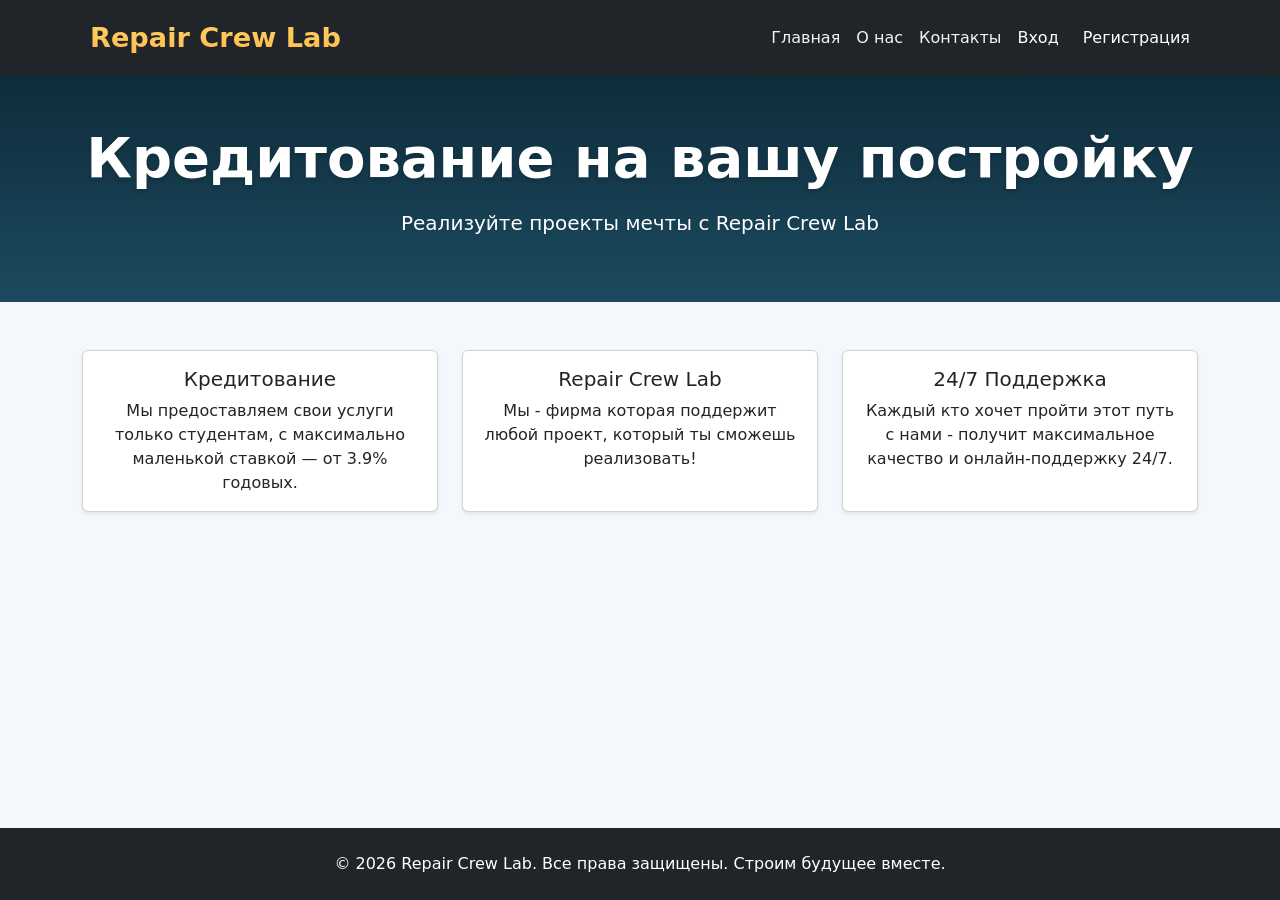
<file: FRONT/index.html>
<!DOCTYPE html>
<html lang="ru">
<head>
    <meta charset="UTF-8">
    <meta name="viewport" content="width=device-width, initial-scale=1">
    <title>Repair Crew Lab</title>

    <link href="https://cdn.jsdelivr.net/npm/bootstrap@5.3.3/dist/css/bootstrap.min.css" rel="stylesheet">
    <link rel="stylesheet" href="css/style.css">
</head>
<body>

<nav class="navbar navbar-expand-lg navbar-dark bg-dark">
    <div class="container">
        <a class="navbar-brand" href="#">
            <i class="fas fa-hard-hat me-2"></i>Repair Crew Lab
        </a>

        <button class="navbar-toggler" type="button" data-bs-toggle="collapse" data-bs-target="#navbarNav">
            <span class="navbar-toggler-icon"></span>
        </button>

        <div class="collapse navbar-collapse" id="navbarNav">
            <ul class="navbar-nav ms-auto" id="navLinks">
                <li class="nav-item">
                    <a class="nav-link" href="#" id="navHome">Главная</a>
                </li>
                <li class="nav-item">
                    <a class="nav-link" href="#" id="navAbout">О нас</a>
                </li>
                <li class="nav-item">
                    <a class="nav-link" href="#" id="navContacts">Контакты</a>
                </li>
                <li class="nav-item" id="authBtnContainer">
                    <a class="nav-link btn btn-warning text-dark ms-2" href="login.html" id="authBtn" style="background: #FFB347;">Вход</a>
                </li>
            </ul>
        </div>
    </div>
</nav>

<main id="approot">
    <div id="homePage">
        <section class="hero text-white text-center py-5">
            <div class="container">
                <h1 class="display-4 fw-bold">Кредитование на вашу постройку</h1>
                <p class="lead mt-3">Реализуйте проекты мечты с Repair Crew Lab</p>
            </div>
        </section>

        <div class="container py-5">
            <div class="row g-4">
                <div class="col-md-4">
                    <div class="card h-100 shadow-sm">
                        <div class="card-body text-center">
                            <i class="fas fa-percent fa-3x mb-3" style="color: #FFB347;"></i>
                            <h5 class="card-title">Кредитование</h5>
                            <p class="card-text">
                                Мы предоставляем свои услуги только студентам,
                                с максимально маленькой ставкой — от 3.9% годовых.
                            </p>
                        </div>
                    </div>
                </div>

                <div class="col-md-4">
                    <div class="card h-100 shadow-sm">
                        <div class="card-body text-center">
                            <i class="fas fa-drafting-compass fa-3x mb-3" style="color: #2c7da0;"></i>
                            <h5 class="card-title">Repair Crew Lab</h5>
                            <p class="card-text">
                                Мы - фирма которая поддержит любой проект,
                                который ты сможешь реализовать!
                            </p>
                        </div>
                    </div>
                </div>

                <div class="col-md-4">
                    <div class="card h-100 shadow-sm">
                        <div class="card-body text-center">
                            <i class="fas fa-headset fa-3x mb-3" style="color: #61a5c2;"></i>
                            <h5 class="card-title">24/7 Поддержка</h5>
                            <p class="card-text">
                                Каждый кто хочет пройти этот путь с нами - получит
                                максимальное качество и онлайн-поддержку 24/7.
                            </p>
                        </div>
                    </div>
                </div>
            </div>
        </div>
    </div>

    <div id="aboutPage" style="display: none;">
        <div class="container py-5">
            <div class="row justify-content-center">
                <div class="col-lg-8">
                    <div class="card shadow-lg border-0 rounded-4">
                        <div class="card-body p-5">
                            <h2 class="fw-bold mb-3"><i class="fas fa-building me-2"></i>О компании</h2>
                            <p class="lead">Repair Crew Lab — инновационная платформа для финансирования строительных и ремонтных проектов среди студентов и молодых специалистов.</p>
                            <p>Мы объединяем экспертное сообщество, доступные кредиты и менторскую поддержку.</p>
                            <hr>
                            <div class="row mt-4">
                                <div class="col-md-6"><i class="fas fa-check-circle text-warning"></i> Более 300 проектов</div>
                                <div class="col-md-6"><i class="fas fa-check-circle text-warning"></i> Ставка от 3.9%</div>
                                <div class="col-md-6 mt-2"><i class="fas fa-check-circle text-warning"></i> Гибкий график</div>
                                <div class="col-md-6 mt-2"><i class="fas fa-check-circle text-warning"></i> Юридическая поддержка</div>
                            </div>
                        </div>
                    </div>
                </div>
            </div>
        </div>
    </div>

    <div id="contactsPage" style="display: none;">
        <div class="container py-5">
            <div class="row g-4">
                <div class="col-md-5">
                    <div class="card border-0 shadow rounded-4 h-100">
                        <div class="card-body p-4">
                            <h3><i class="fas fa-phone-alt me-2"></i>Свяжитесь с нами</h3>
                            <p class="mt-3"><i class="fas fa-envelope me-2 text-warning"></i> support@repaircrewlab.ru</p>
                            <p><i class="fas fa-phone me-2 text-warning"></i> +7 (495) 555-88-22</p>
                            <p><i class="fas fa-map-marker-alt me-2 text-warning"></i> Москва, ул. Строителей, 12</p>
                        </div>
                    </div>
                </div>
                <div class="col-md-7">
                    <div class="card border-0 shadow rounded-4">
                        <div class="card-body p-4">
                            <h4>Остались вопросы?</h4>
                            <form id="fakeContactForm">
                                <div class="mb-3">
                                    <input type="text" id="contactName" class="form-control" placeholder="Ваше имя" required>
                                </div>
                                <div class="mb-3">
                                    <input type="email" id="contactEmail" class="form-control" placeholder="Email" required>
                                </div>
                                <div class="mb-3">
                                    <textarea id="contactMessage" rows="3" class="form-control" placeholder="Сообщение..." required></textarea>
                                </div>
                                <button type="button" class="btn btn-primary contact-send-btn">Отправить</button>
                            </form>
                        </div>
                    </div>
                </div>
            </div>
        </div>
    </div>

    <div id="profilePage" style="display: none;">
        <div class="container py-5">
            <div class="row">
                <div class="col-lg-5 mb-4">
                    <div class="card shadow-lg border-0 rounded-4">
                        <div class="card-body p-4">
                            <div class="text-center mb-4">
                                <i class="fas fa-user-circle fa-4x" style="color: #FFB347;"></i>
                                <h3 class="mt-2" id="profileFullName"></h3>
                                <p class="text-muted" id="profileEmail"></p>
                                <span class="badge bg-success px-3 py-2">Активный клиент</span>
                            </div>
                            <hr>
                            <div class="row text-center">
                                <div class="col-6">
                                    <h5 class="text-muted">Статус</h5>
                                    <p class="fw-bold">Студент</p>
                                </div>
                                <div class="col-6">
                                    <h5 class="text-muted">ID клиента</h5>
                                    <p class="fw-bold" id="profileId">#12345</p>
                                </div>
                            </div>
                        </div>
                    </div>
                </div>

                <div class="col-lg-7">
                    <div class="card shadow-lg border-0 rounded-4">
                        <div class="card-header bg-transparent border-0 pt-4 px-4">
                            <h3 class="mb-0">
                                <i class="fas fa-hand-holding-usd me-2" style="color: #FFB347;"></i>
                                Оформить кредит
                            </h3>
                            <p class="text-muted mt-2">Ставка от 3.9% годовых для студентов</p>
                        </div>
                        <div class="card-body p-4">
                            <form id="creditRequestForm">
                                <div class="mb-4">
                                    <label class="form-label fw-bold">
                                        <i class="fas fa-ruble-sign me-1"></i>Сумма кредита
                                    </label>
                                    <div class="row g-3 align-items-center">
                                        <div class="col-8">
                                            <input type="range"
                                                   class="form-range"
                                                   id="creditAmount"
                                                   min="10000"
                                                   max="2000000"
                                                   step="10000"
                                                   value="500000">
                                        </div>
                                        <div class="col-4">
                                            <div class="input-group">
                                                <span class="input-group-text">₽</span>
                                                <input type="number"
                                                       class="form-control"
                                                       id="creditAmountValue"
                                                       value="500000"
                                                       min="10000"
                                                       max="2000000"
                                                       step="10000">
                                            </div>
                                        </div>
                                    </div>
                                    <div class="mt-2">
                                        <small class="text-muted">
                                            <i class="fas fa-info-circle me-1"></i>
                                            Минимум: 10 000 ₽ | Максимум: 2 000 000 ₽
                                        </small>
                                    </div>
                                </div>

                                <div class="mb-4">
                                    <label class="form-label fw-bold">
                                        <i class="fas fa-calendar-alt me-1"></i>Срок кредита
                                    </label>
                                    <select class="form-select" id="creditTerm">
                                        <option value="6">6 месяцев</option>
                                        <option value="12" selected>12 месяцев</option>
                                        <option value="24">24 месяца</option>
                                        <option value="36">36 месяцев</option>
                                        <option value="48">48 месяцев</option>
                                        <option value="60">60 месяцев</option>
                                    </select>
                                </div>

                                <div class="alert alert-info p-3 mb-4">
                                    <div class="row text-center">
                                        <div class="col-6">
                                            <small class="text-muted">Процентная ставка</small>
                                            <h4 class="text-primary mb-0">3.9%</h4>
                                            <small>годовых</small>
                                        </div>
                                        <div class="col-6">
                                            <small class="text-muted">Ежемесячный платеж</small>
                                            <h4 class="text-success mb-0" id="monthlyPayment">0 ₽</h4>
                                            <small>в месяц</small>
                                        </div>
                                    </div>
                                </div>

                                <div class="mb-4 p-3 bg-light rounded">
                                    <div class="row">
                                        <div class="col-6">
                                            <small class="text-muted">Сумма кредита</small>
                                            <h5 id="displayAmount">500 000 ₽</h5>
                                        </div>
                                        <div class="col-6">
                                            <small class="text-muted">Общая переплата</small>
                                            <h5 id="totalOverpay" class="text-warning">0 ₽</h5>
                                        </div>
                                    </div>
                                </div>

                                <button type="submit" class="btn btn-success w-100 py-3" id="requestCreditBtn">
                                    <i class="fas fa-paper-plane me-2"></i>Запросить кредит
                                </button>
                            </form>

                            <div class="mt-4" id="creditHistory" style="display: none;">
                                <hr>
                                <h5><i class="fas fa-history me-2"></i>История заявок</h5>
                                <div id="creditRequestsList" class="small">
                                </div>
                            </div>
                        </div>
                    </div>
                </div>
            </div>
        </div>
    </div>
</main>

<footer class="bg-dark text-white text-center py-4 footer">
    <div class="container">
        <p class="mb-0">© 2026 Repair Crew Lab. Все права защищены. Строим будущее вместе.</p>
    </div>
</footer>

<script src="https://cdn.jsdelivr.net/npm/bootstrap@5.3.3/dist/js/bootstrap.bundle.min.js"></script>
<script src="js/script.js"></script>
</body>
</html>
</file>
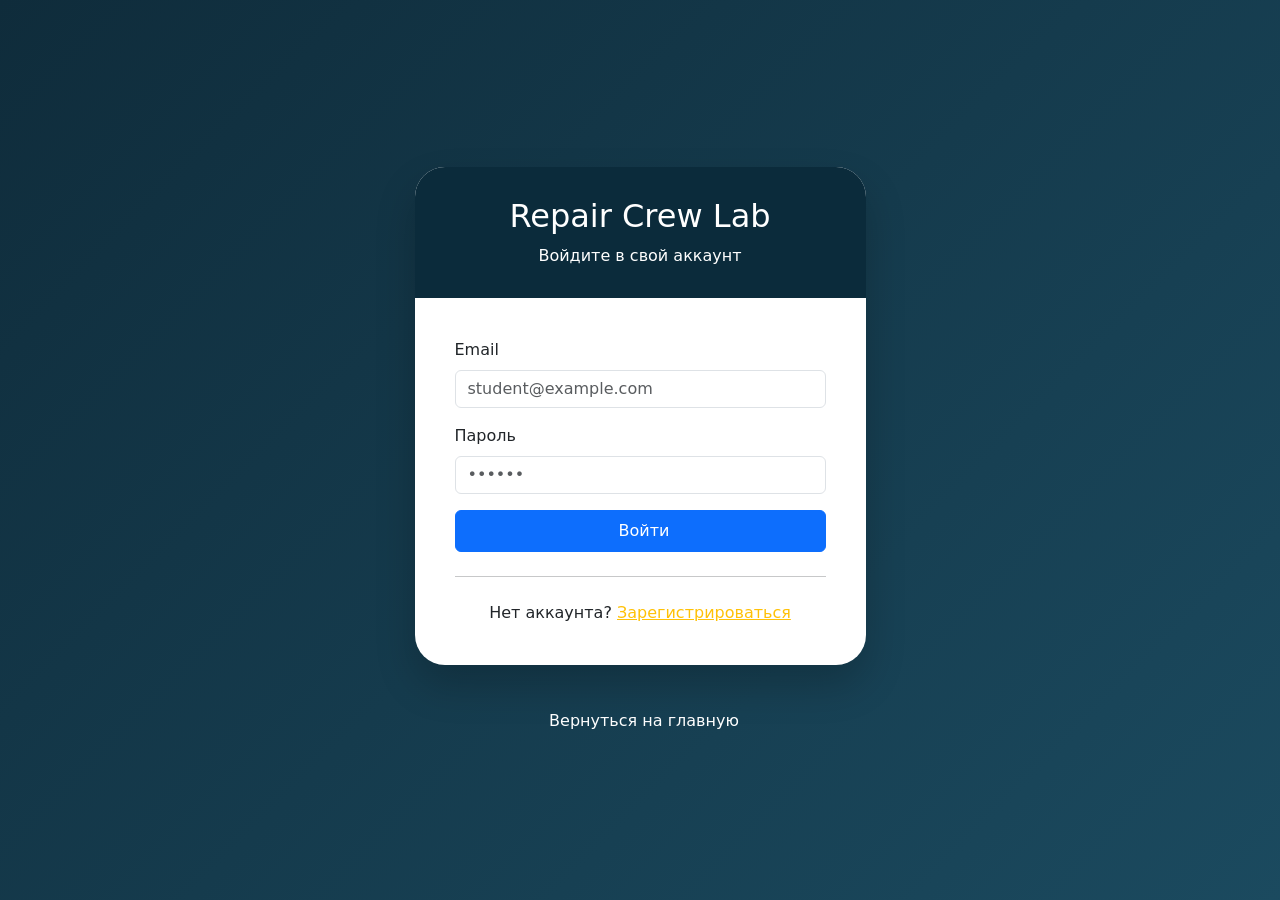
<file: FRONT/login.html>
<!DOCTYPE html>
<html lang="ru">
<head>
    <meta charset="UTF-8">
    <meta name="viewport" content="width=device-width, initial-scale=1">
    <title>Вход | Repair Crew Lab</title>
    <link href="https://cdn.jsdelivr.net/npm/bootstrap@5.3.3/dist/css/bootstrap.min.css" rel="stylesheet">
    <link rel="stylesheet" href="css/style.css">
</head>
<body>

<div class="login-page">
    <div class="container">
        <div class="row justify-content-center">
            <div class="col-md-6 col-lg-5">
                <div class="card login-card">
                    <div class="login-header">
                        <i class="fas fa-hard-hat fa-3x mb-3"></i>
                        <h2 class="mb-0">Repair Crew Lab</h2>
                        <p class="mb-0 mt-2">Войдите в свой аккаунт</p>
                    </div>
                    <div class="login-body">
                        <form id="loginForm">
                            <div class="mb-3">
                                <label class="form-label">Email</label>
                                <input type="email" class="form-control" id="loginEmail" placeholder="student@example.com" required>
                            </div>
                            <div class="mb-3">
                                <label class="form-label">Пароль</label>
                                <input type="password" class="form-control" id="loginPassword" placeholder="••••••" required>
                            </div>
                            <div id="loginError" class="text-danger small mb-3"></div>
                            <button type="submit" class="btn btn-primary w-100 py-2">
                                <i class="fas fa-sign-in-alt me-2"></i>Войти
                            </button>
                        </form>

                        <hr class="my-4">

                        <div class="text-center">
                            <p class="mb-0">Нет аккаунта?
                                <a href="register.html" class="text-warning">Зарегистрироваться</a>
                            </p>
                        </div>
                    </div>
                </div>

                <div class="text-center mt-4">
                    <a href="index.html" class="back-link">
                        <i class="fas fa-arrow-left me-2"></i>Вернуться на главную
                    </a>
                </div>
            </div>
        </div>
    </div>
</div>

<script src="https://cdn.jsdelivr.net/npm/bootstrap@5.3.3/dist/js/bootstrap.bundle.min.js"></script>

<script>
document.getElementById('loginForm').addEventListener('submit', async (e) => {
    e.preventDefault();

    const email = document.getElementById('loginEmail').value.trim();
    const password = document.getElementById('loginPassword').value;
    const errorDiv = document.getElementById('loginError');

    try {
        const response = await fetch('http://26.85.237.69:5000/api/login', {
            method: 'POST',
            headers: { 'Content-Type': 'application/json' },
            body: JSON.stringify({ email, password })
        });

        const data = await response.json();

        if (response.ok && data.success) {
            const user = data.user || data.data;
            const userEncoded = btoa(JSON.stringify(user));
            window.location.href = `index.html?user=${userEncoded}`;
        } else {
            errorDiv.textContent = data.message || 'Неверный email или пароль';
        }
    } catch (error) {
        errorDiv.textContent = 'Ошибка соединения с сервером';
    }
});
</script>
</body>
</html>
</file>
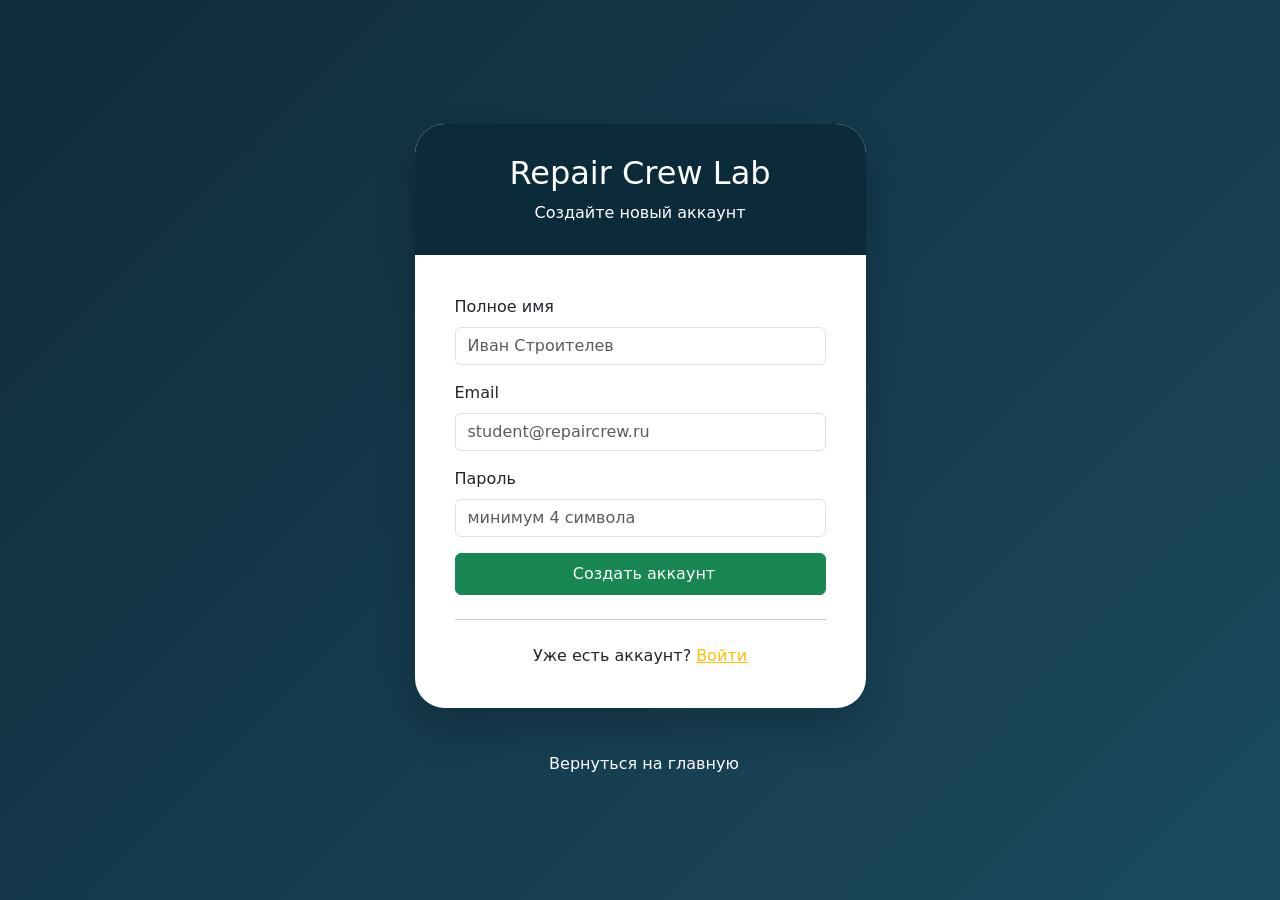
<file: FRONT/register.html>
<!DOCTYPE html>
<html lang="ru">
<head>
    <meta charset="UTF-8">
    <meta name="viewport" content="width=device-width, initial-scale=1">
    <title>Регистрация | Repair Crew Lab</title>
    <link href="https://cdn.jsdelivr.net/npm/bootstrap@5.3.3/dist/css/bootstrap.min.css" rel="stylesheet">
    <link rel="stylesheet" href="css/style.css">
</head>
<body>

<div class="register-page">
    <div class="container">
        <div class="row justify-content-center">
            <div class="col-md-6 col-lg-5">
                <div class="card register-card">
                    <div class="register-header">
                        <i class="fas fa-hard-hat fa-3x mb-3"></i>
                        <h2 class="mb-0">Repair Crew Lab</h2>
                        <p class="mb-0 mt-2">Создайте новый аккаунт</p>
                    </div>
                    <div class="register-body">
                        <form id="registerForm">
                            <div class="mb-3">
                                <label class="form-label">Полное имя</label>
                                <input type="text" class="form-control" id="regName" placeholder="Иван Строителев" required>
                            </div>
                            <div class="mb-3">
                                <label class="form-label">Email</label>
                                <input type="email" class="form-control" id="regEmail" placeholder="student@repaircrew.ru" required>
                            </div>
                            <div class="mb-3">
                                <label class="form-label">Пароль</label>
                                <input type="password" class="form-control" id="regPassword" placeholder="минимум 4 символа" required>
                            </div>
                            <div id="regError" class="text-danger small mb-3"></div>
                            <button type="submit" class="btn btn-success w-100 py-2">
                                <i class="fas fa-user-plus me-2"></i>Создать аккаунт
                            </button>
                        </form>

                        <hr class="my-4">

                        <div class="text-center">
                            <p class="mb-0">Уже есть аккаунт?
                                <a href="login.html" class="text-warning">Войти</a>
                            </p>
                        </div>
                    </div>
                </div>

                <div class="text-center mt-4">
                    <a href="index.html" class="back-link">
                        <i class="fas fa-arrow-left me-2"></i>Вернуться на главную
                    </a>
                </div>
            </div>
        </div>
    </div>
</div>

<script src="https://cdn.jsdelivr.net/npm/bootstrap@5.3.3/dist/js/bootstrap.bundle.min.js"></script>
<script src="js/script.js"></script>

<script>
document.getElementById('registerForm').addEventListener('submit', async (e) => {
    e.preventDefault();

    const fullName = document.getElementById('regName').value.trim();
    const email = document.getElementById('regEmail').value.trim();
    const password = document.getElementById('regPassword').value;
    const errorDiv = document.getElementById('regError');

    if (password.length < 4) {
        errorDiv.textContent = 'Пароль должен быть минимум 4 символа';
        return;
    }

    const result = await apiRequest('/api/register', 'POST', { fullName, email, password });

    if (result.success) {
        const loginResult = await apiRequest('/api/login', 'POST', { email, password });
        if (loginResult.success && loginResult.user) {
            localStorage.setItem('currentUser', JSON.stringify(loginResult.user));
            localStorage.setItem('justLoggedIn', 'true');
            window.location.href = 'index.html';
        } else {
            window.location.href = 'login.html';
        }
    } else {
        errorDiv.textContent = result.message || 'Ошибка регистрации';
    }
});
</script>
</body>
</html>
</file>
<file: FRONT/css/style.css>
* {
    margin: 0;
    padding: 0;
    box-sizing: border-box;
}

body {
    font-family: system-ui;
    background: #f4f7fc;
    display: flex;
    flex-direction: column;
    min-height: 100vh;
}

.navbar {
    background: #0b2b3b;
    box-shadow: 0 4px 12px rgba(0,0,0,0.08);
    padding: 0.8rem 0;
}

.navbar-brand {
    font-weight: 700;
    font-size: 1.7rem;
    background: linear-gradient(#FFD966, #FFB347);
    -webkit-background-clip: text;
    background-clip: text;
    color: transparent;
}

.nav-link {
    font-weight: 500;
    transition: 0.2s;
    color: #f0f3f8;
}

.nav-link:hover {
    color: #FFC857;
    transform: translateY(-2px);
}

.hero {
    background: linear-gradient(#0f2c3b 0%, #1b4a5f 100%);
    padding: 5rem 0;
    position: relative;
}

.hero h1 {
    font-weight: 800;
    text-shadow: 0 2px 5px rgba(0,0,0,0.2);
}

.footer {
    margin-top: auto;
    background: #0b2b3b;
}

.register-page {
            min-height: 100vh;
            background: linear-gradient(135deg, #0f2c3b 0%, #1b4a5f 100%);
            display: flex;
            align-items: center;
            padding: 40px 0;
        }
        .register-card {
            border-radius: 30px;
            box-shadow: 0 20px 40px rgba(0,0,0,0.2);
            border: none;
            overflow: hidden;
        }
        .register-header {
            background: #0b2b3b;
            color: white;
            padding: 30px;
            text-align: center;
        }
        .register-body {
            padding: 40px;
        }
        .back-link {
            display: inline-block;
            margin-top: 20px;
            color: white;
            text-decoration: none;
        }
        .back-link:hover {
            color: #FFB347;
        }
                .login-page {
            min-height: 100vh;
            background: linear-gradient(135deg, #0f2c3b 0%, #1b4a5f 100%);
            display: flex;
            align-items: center;
            padding: 40px 0;
        }
        .login-card {
            border-radius: 30px;
            box-shadow: 0 20px 40px rgba(0,0,0,0.2);
            border: none;
            overflow: hidden;
        }
        .login-header {
            background: #0b2b3b;
            color: white;
            padding: 30px;
            text-align: center;
        }
        .login-body {
            padding: 40px;
        }
        .back-link {
            display: inline-block;
            margin-top: 20px;
            color: white;
            text-decoration: none;
        }
        .back-link:hover {
            color: #FFB347;
        }
</file>
